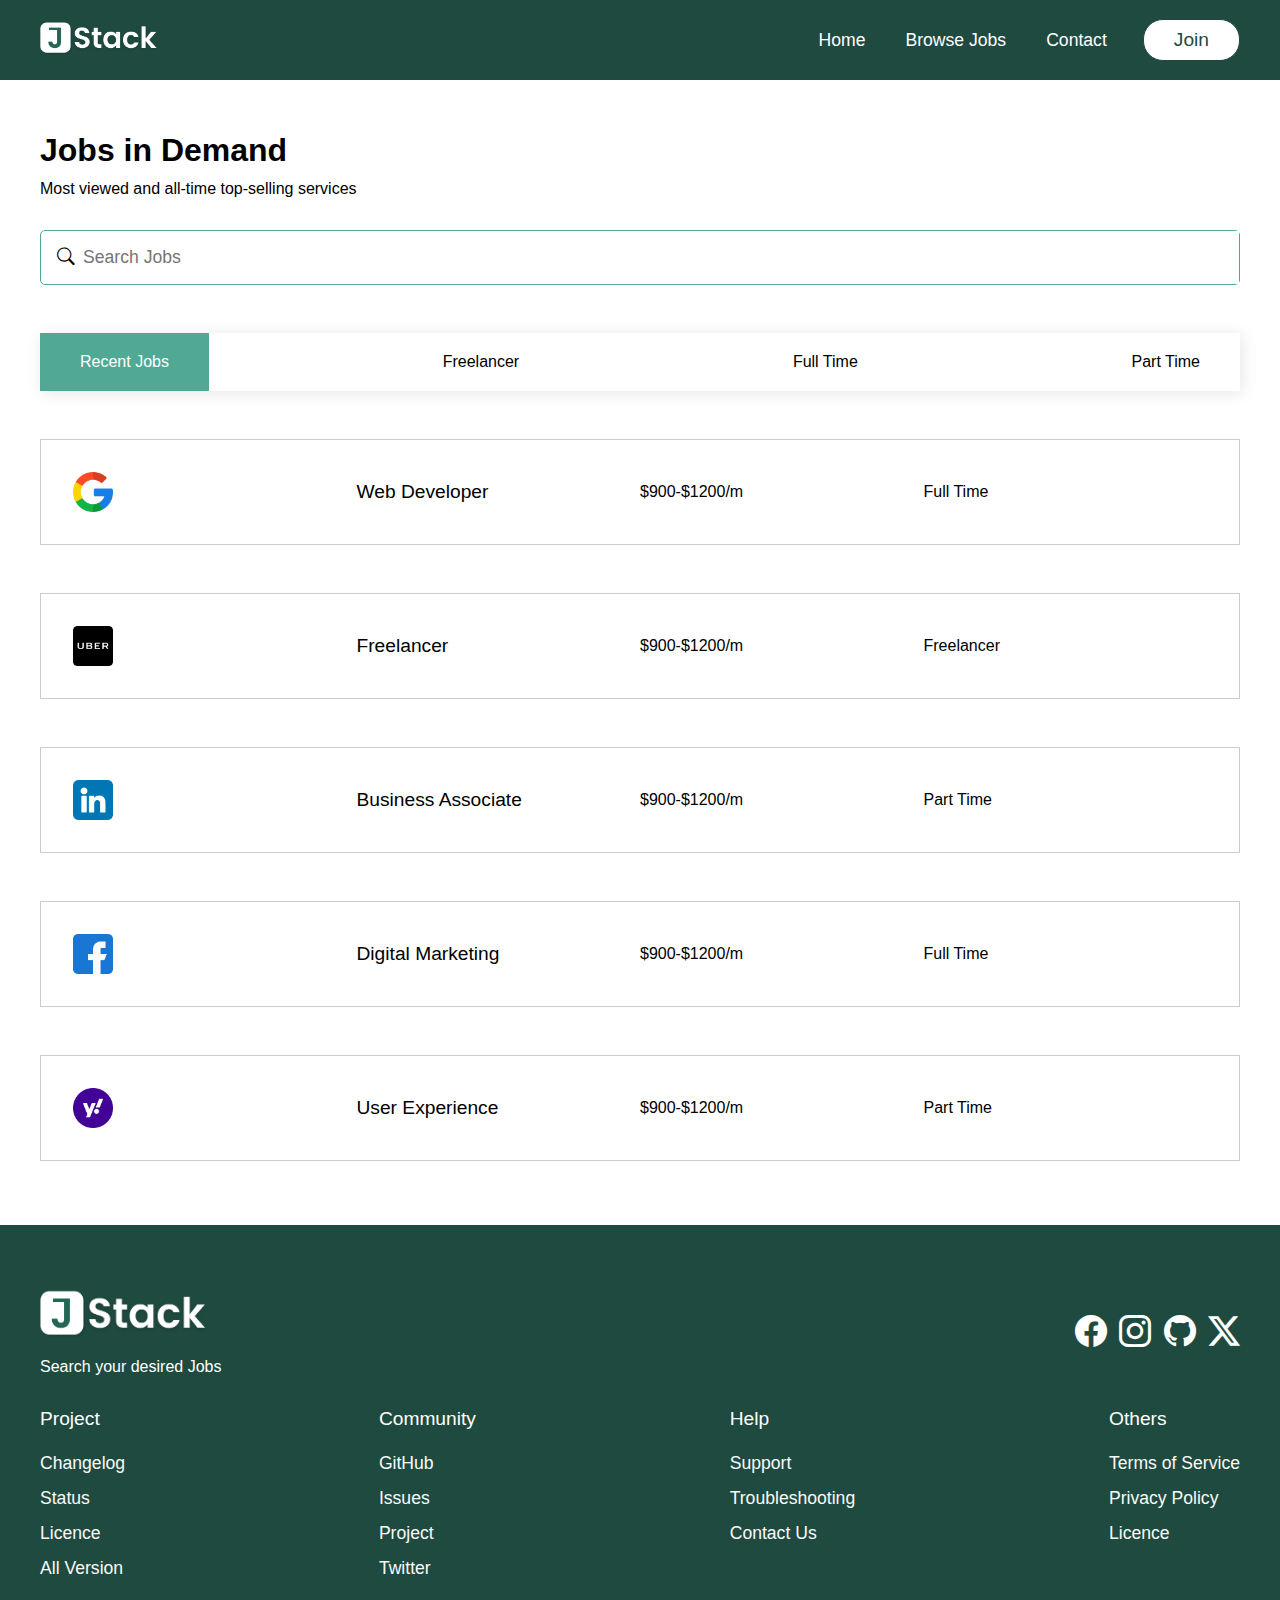
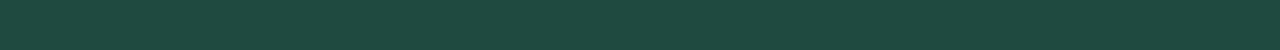
<file: index.html>
<!DOCTYPE html>
<html lang="en">
<head>
    <meta charset="UTF-8">
    <meta name="viewport" content="width=device-width, initial-scale=1.0">
    <title>Document</title>
    <link rel="stylesheet" href="https://cdn.jsdelivr.net/npm/bootstrap-icons@1.11.0/font/bootstrap-icons.css">
    <link rel="stylesheet" href="style.css">
</head>
<body>
    <header>
        <div id="navbar" class="obj-width">
            <a href="index.html"><img class="logo" src="Images/logo.png" alt=""></a>
            <ul id="menu">
                <li><a href="https://web6from100.netlify.app/">Home</a></li>
                <li><a href="">Browse Jobs</a></li>
                <li><a href="">Contact</a></li>
                <button id="w-btn" class="w-btn-mobile">Join</button>
            </ul>
            <i id="bar" class="bi bi-list"></i>
        </div>
    </header>

    <section class="job sec-space obj-width extra-space">
        <h2>Jobs in Demand</h2>
        <p>Most viewed and all-time top-selling services</p>

        <form>
            <i class="bi bi-search"></i>
            <input type="text" placeholder="Search Jobs" id="searchBar">
        </form>

        <ul class="job-id">
            <li data-target="all" class="active">Recent Jobs</li>
            <li data-target="freelancer">Freelancer</li>
            <li data-target="fullTime">Full Time</li>
            <li data-target="partTime">Part Time</li>
        </ul>

        <div class="job-container">
            <li data-item="fullTime" class="jList" onclick="window.location.href='job-details-google.html'">
                <img src="Images/google.png" alt="">
                <h3>Web Developer</h3>
                <p>$900-$1200/m</p>
                <span id="key">Full Time</span>
            </li>
            <li data-item="freelancer" class="jList" onclick="window.location.href='job-details-uber.html'">
                <img src="Images/uber.png" alt="">
                <h3>Freelancer</h3>
                <p>$900-$1200/m</p>
                <span id="key">Freelancer</span>
            </li>
            <li data-item="partTime" class="jList" onclick="window.location.href='job-details-linkedin.html'">
                <img src="Images/linkedin.png" alt="">
                <h3>Business Associate</h3>
                <p>$900-$1200/m</p>
                <span id="key">Part Time</span>
            </li>
            <li data-item="fullTime" class="jList" onclick="window.location.href='job-details-facebook.html'">
                <img src="Images/facebook.png" alt="">
                <h3>Digital Marketing</h3>
                <p>$900-$1200/m</p>
                <span id="key">Full Time</span>
            </li>
            <li data-item="partTime" class="jList" onclick="window.location.href='job-details-yahoo.html'">
                <img src="Images/yahoo.png" alt="">
                <h3>User Experience</h3>
                <p>$900-$1200/m</p>
                <span id="key">Part Time</span>
            </li>
        </div>
    </section>

    <footer class="footer">
        <div class="obj-width">
            <div class="top">
                <div>
                    <img class="logo" src="Images/logo.png" alt="">
                    <p>Search your desired Jobs</p>
                </div>
                <div>
                    <a href="https://www.instagram.com/aditya_goswami_7" target="_blank"><i
                            class="bi bi-facebook"></i></a>
                    <a href="https://www.instagram.com/aditya_goswami_7" target="_blank"><i
                            class="bi bi-instagram"></i></a>
                    <a href="https://github.com/AdityaGoswami098vs" target="_blank"><i class="bi bi-github"></i></a>
                    <a href="https://x.com/AdityaGosw98975" target="_blank"><i class="bi bi-twitter-x"></i></a>
                </div>
            </div>

            <div class="bottom">
                <div>
                    <h3>Project</h3>
                    <a href="#">Changelog</a>
                    <a href="#">Status</a>
                    <a href="#">Licence</a>
                    <a href="#">All Version</a>
                </div>
                <div>
                    <h3>Community</h3>
                    <a href="#">GitHub</a>
                    <a href="#">Issues</a>
                    <a href="#">Project</a>
                    <a href="#">Twitter</a>
                </div>
                <div>
                    <h3>Help</h3>
                    <a href="#">Support</a>
                    <a href="#">Troubleshooting</a>
                    <a href="#">Contact Us</a>
                </div>
                <div>
                    <h3>Others</h3>
                    <a href="#">Terms of Service</a>
                    <a href="#">Privacy Policy</a>
                    <a href="#">Licence</a>
                </div>
            </div>
        </div>
    </footer>

    <script src="script.js"></script>
</body>
</html>
</file>
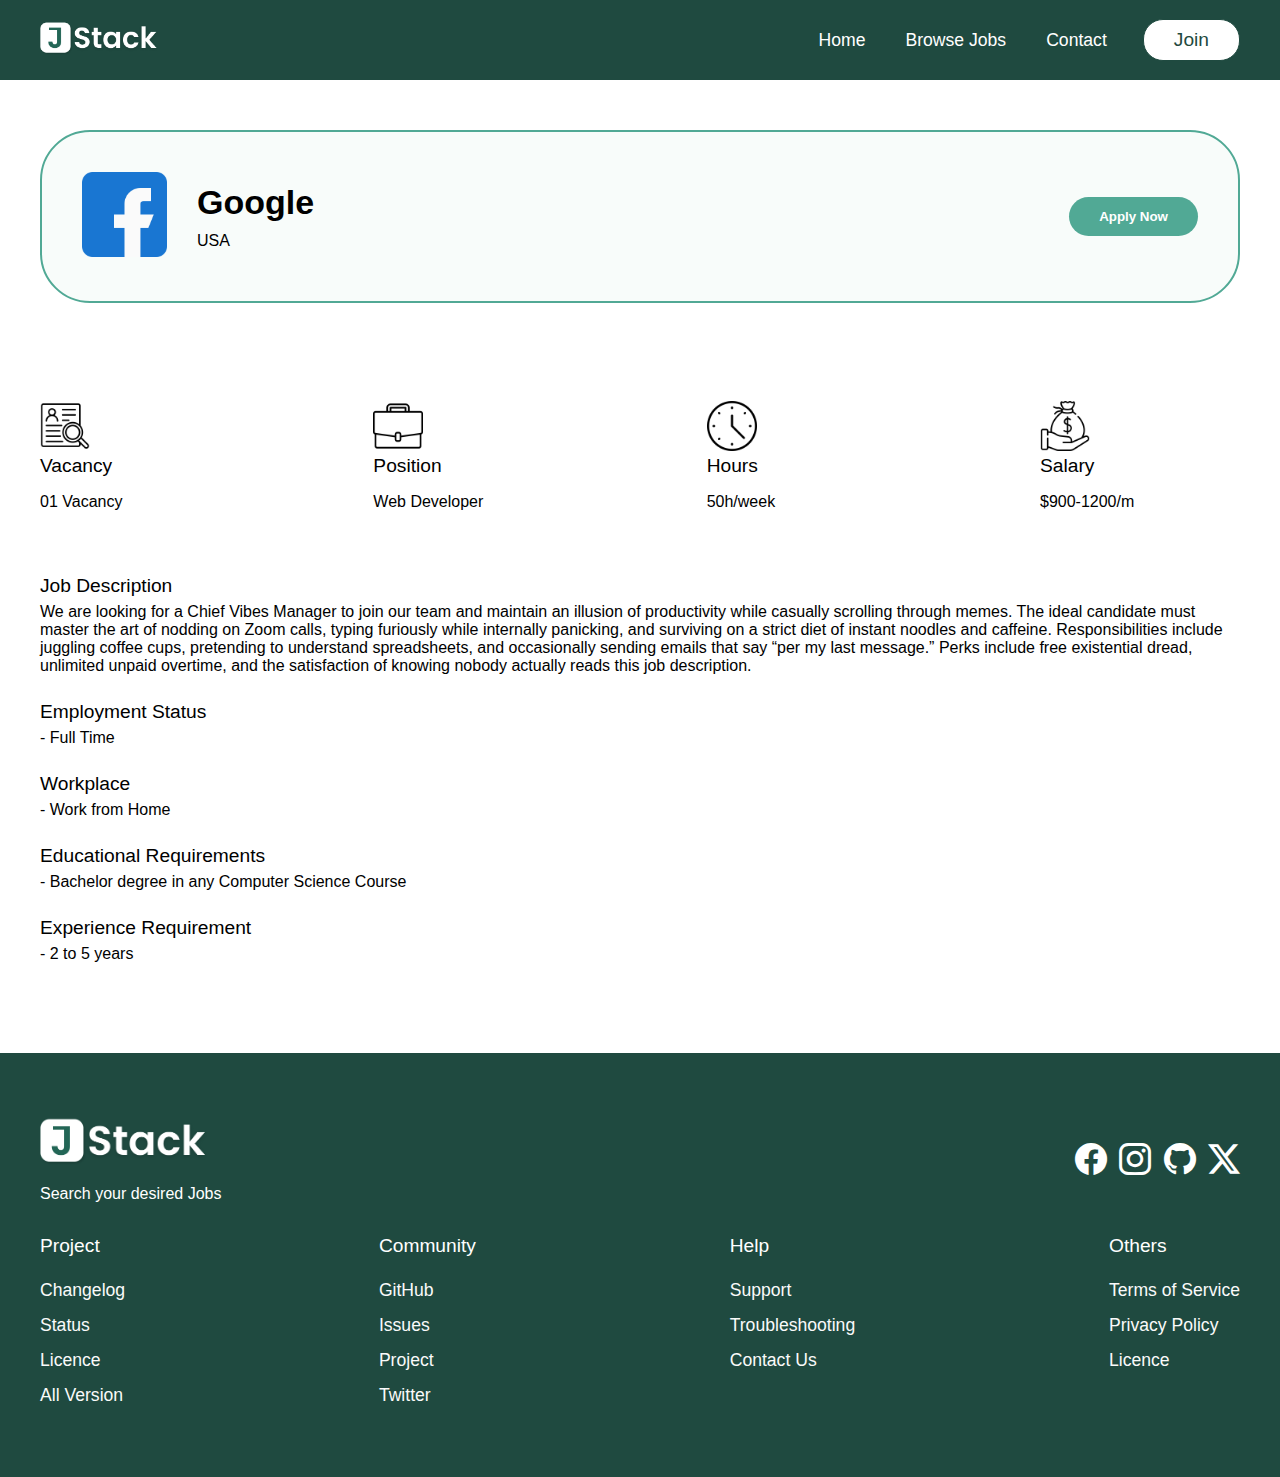
<file: job-details-facebook.html>
<!DOCTYPE html>
<html lang="en">
<head>
    <meta charset="UTF-8">
    <meta name="viewport" content="width=device-width, initial-scale=1.0">
    <title>Document</title>
    <link rel="stylesheet" href="https://cdn.jsdelivr.net/npm/bootstrap-icons@1.11.0/font/bootstrap-icons.css">
    <link rel="stylesheet" href="style.css">
</head>
<body>
    <header>
        <div id="navbar" class="obj-width">
            <a href="index.html"><img class="logo" src="Images/logo.png" alt=""></a>
            <ul id="menu">
                <li><a href="web6from100.netlify.app">Home</a></li>
                <li><a href="">Browse Jobs</a></li>
                <li><a href="">Contact</a></li>
                <button id="w-btn" class="w-btn-mobile">Join</button>
            </ul>
            <i id="bar" class="bi bi-list"></i>
        </div>
    </header>

    <section class="obj-width job-detail">
        <div class="left">
            <div class="logo">
                <img src="Images/facebook.png" alt="" width="85px">
            </div>
            <div class="logo-detail">
                <h1>Google</h1>
                <span>USA</span>
            </div>
        </div>
        <div class="right">
            <button id="g-btn">Apply Now</button>
        </div>
    </section>

    <section class="features obj-width">
        <div class="fe-box">
            <div>
                <img src="Images/vacancy.png" alt="">
                <h3>Vacancy</h3>
                <p>01 Vacancy</p>
            </div>
            <div>
                <img src="Images/fe 1.png" alt="">
                <h3>Position </h3>
                <p>Web Developer</p>
            </div>
            <div>
                <img src="Images/hour.png" alt="">
                <h3>Hours</h3>
                <p>50h/week</p>
            </div>
            <div>
                <img src="Images/salary.png" alt="">
                <h3>Salary</h3>
                <p>$900-1200/m</p>
            </div>
        </div>

        <div class="job-description sec-space">
            <h3>Job Description</h3>
            <p>We are looking for a Chief Vibes Manager to join our team and maintain an illusion of productivity while casually scrolling through memes. The ideal candidate must master the art of nodding on Zoom calls, typing furiously while internally panicking, and surviving on a strict diet of instant noodles and caffeine. Responsibilities include juggling coffee cups, pretending to understand spreadsheets, and occasionally sending emails that say “per my last message.” Perks include free existential dread, unlimited unpaid overtime, and the satisfaction of knowing nobody actually reads this job description.</p>

            <h3>Employment Status</h3>
            <p>- Full Time</p>

            <h3>Workplace</h3>
            <p>- Work from Home</p>

            <h3>Educational Requirements</h3>
            <p>- Bachelor degree in any Computer Science Course</p>

            <h3>Experience Requirement</h3>
            <p>- 2 to 5 years</p>
        </div>
    </section>

    <footer class="footer">
        <div class="obj-width">
            <div class="top">
                <div>
                    <img class="logo" src="Images/logo.png" alt="">
                    <p>Search your desired Jobs</p>
                </div>
                <div>
                    <a href="https://www.instagram.com/aditya_goswami_7" target="_blank"><i
                            class="bi bi-facebook"></i></a>
                    <a href="https://www.instagram.com/aditya_goswami_7" target="_blank"><i
                            class="bi bi-instagram"></i></a>
                    <a href="https://github.com/AdityaGoswami098vs" target="_blank"><i class="bi bi-github"></i></a>
                    <a href="https://x.com/AdityaGosw98975" target="_blank"><i class="bi bi-twitter-x"></i></a>
                </div>
            </div>

            <div class="bottom">
                <div>
                    <h3>Project</h3>
                    <a href="#">Changelog</a>
                    <a href="#">Status</a>
                    <a href="#">Licence</a>
                    <a href="#">All Version</a>
                </div>
                <div>
                    <h3>Community</h3>
                    <a href="#">GitHub</a>
                    <a href="#">Issues</a>
                    <a href="#">Project</a>
                    <a href="#">Twitter</a>
                </div>
                <div>
                    <h3>Help</h3>
                    <a href="#">Support</a>
                    <a href="#">Troubleshooting</a>
                    <a href="#">Contact Us</a>
                </div>
                <div>
                    <h3>Others</h3>
                    <a href="#">Terms of Service</a>
                    <a href="#">Privacy Policy</a>
                    <a href="#">Licence</a>
                </div>
            </div>
        </div>
    </footer>

    <script src="script.js"></script>
</body>
</html>
</file>
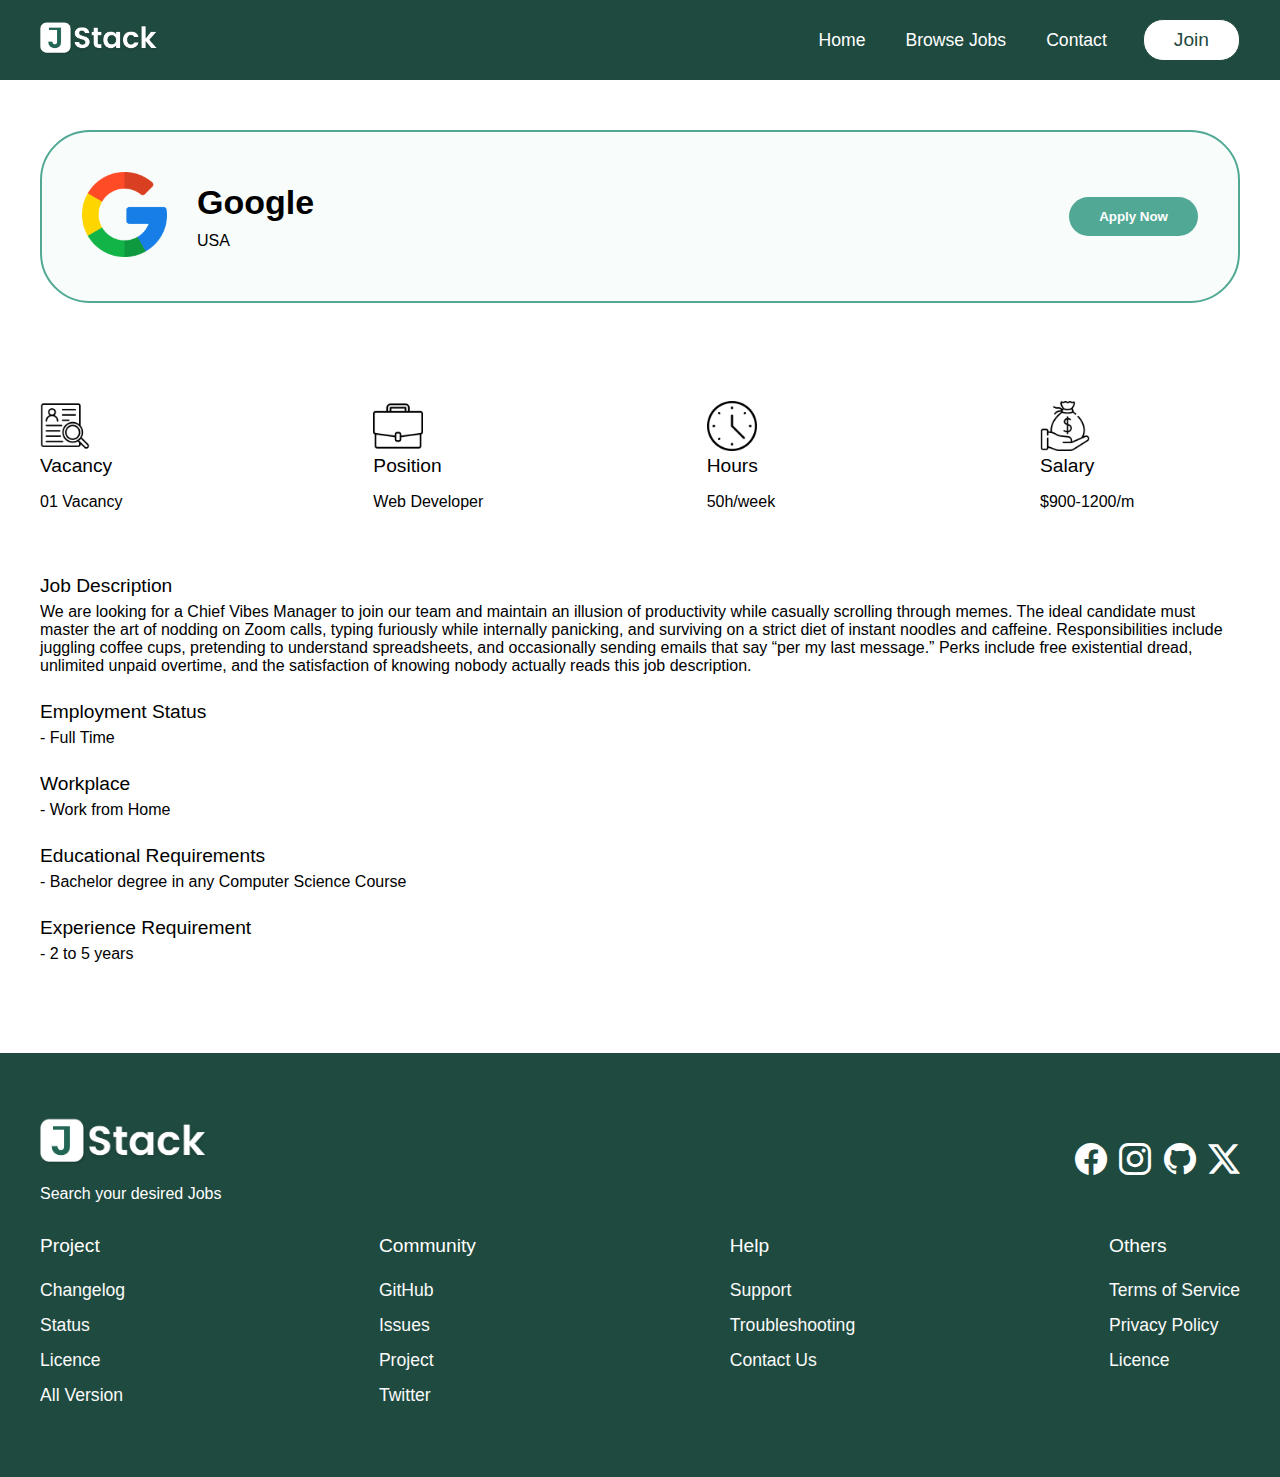
<file: job-details-google.html>
<!DOCTYPE html>
<html lang="en">
<head>
    <meta charset="UTF-8">
    <meta name="viewport" content="width=device-width, initial-scale=1.0">
    <title>Document</title>
    <link rel="stylesheet" href="https://cdn.jsdelivr.net/npm/bootstrap-icons@1.11.0/font/bootstrap-icons.css">
    <link rel="stylesheet" href="style.css">
</head>
<body>
    <header>
        <div id="navbar" class="obj-width">
            <a href="index.html"><img class="logo" src="Images/logo.png" alt=""></a>
            <ul id="menu">
                <li><a href="web6from100.netlify.app">Home</a></li>
                <li><a href="">Browse Jobs</a></li>
                <li><a href="">Contact</a></li>
                <button id="w-btn" class="w-btn-mobile">Join</button>
            </ul>
            <i id="bar" class="bi bi-list"></i>
        </div>
    </header>

    <section class="obj-width job-detail">
        <div class="left">
            <div class="logo">
                <img src="Images/google.png" alt="" width="85px">
            </div>
            <div class="logo-detail">
                <h1>Google</h1>
                <span>USA</span>
            </div>
        </div>
        <div class="right">
            <button id="g-btn">Apply Now</button>
        </div>
    </section>

    <section class="features obj-width">
        <div class="fe-box">
            <div>
                <img src="Images/vacancy.png" alt="">
                <h3>Vacancy</h3>
                <p>01 Vacancy</p>
            </div>
            <div>
                <img src="Images/fe 1.png" alt="">
                <h3>Position </h3>
                <p>Web Developer</p>
            </div>
            <div>
                <img src="Images/hour.png" alt="">
                <h3>Hours</h3>
                <p>50h/week</p>
            </div>
            <div>
                <img src="Images/salary.png" alt="">
                <h3>Salary</h3>
                <p>$900-1200/m</p>
            </div>
        </div>

        <div class="job-description sec-space">
            <h3>Job Description</h3>
            <p>We are looking for a Chief Vibes Manager to join our team and maintain an illusion of productivity while casually scrolling through memes. The ideal candidate must master the art of nodding on Zoom calls, typing furiously while internally panicking, and surviving on a strict diet of instant noodles and caffeine. Responsibilities include juggling coffee cups, pretending to understand spreadsheets, and occasionally sending emails that say “per my last message.” Perks include free existential dread, unlimited unpaid overtime, and the satisfaction of knowing nobody actually reads this job description.</p>

            <h3>Employment Status</h3>
            <p>- Full Time</p>

            <h3>Workplace</h3>
            <p>- Work from Home</p>

            <h3>Educational Requirements</h3>
            <p>- Bachelor degree in any Computer Science Course</p>

            <h3>Experience Requirement</h3>
            <p>- 2 to 5 years</p>
        </div>
    </section>

    <footer class="footer">
        <div class="obj-width">
            <div class="top">
                <div>
                    <img class="logo" src="Images/logo.png" alt="">
                    <p>Search your desired Jobs</p>
                </div>
                <div>
                    <a href="https://www.instagram.com/aditya_goswami_7" target="_blank"><i
                            class="bi bi-facebook"></i></a>
                    <a href="https://www.instagram.com/aditya_goswami_7" target="_blank"><i
                            class="bi bi-instagram"></i></a>
                    <a href="https://github.com/AdityaGoswami098vs" target="_blank"><i class="bi bi-github"></i></a>
                    <a href="https://x.com/AdityaGosw98975" target="_blank"><i class="bi bi-twitter-x"></i></a>
                </div>
            </div>

            <div class="bottom">
                <div>
                    <h3>Project</h3>
                    <a href="#">Changelog</a>
                    <a href="#">Status</a>
                    <a href="#">Licence</a>
                    <a href="#">All Version</a>
                </div>
                <div>
                    <h3>Community</h3>
                    <a href="#">GitHub</a>
                    <a href="#">Issues</a>
                    <a href="#">Project</a>
                    <a href="#">Twitter</a>
                </div>
                <div>
                    <h3>Help</h3>
                    <a href="#">Support</a>
                    <a href="#">Troubleshooting</a>
                    <a href="#">Contact Us</a>
                </div>
                <div>
                    <h3>Others</h3>
                    <a href="#">Terms of Service</a>
                    <a href="#">Privacy Policy</a>
                    <a href="#">Licence</a>
                </div>
            </div>
        </div>
    </footer>

    <script src="script.js"></script>
</body>
</html>
</file>
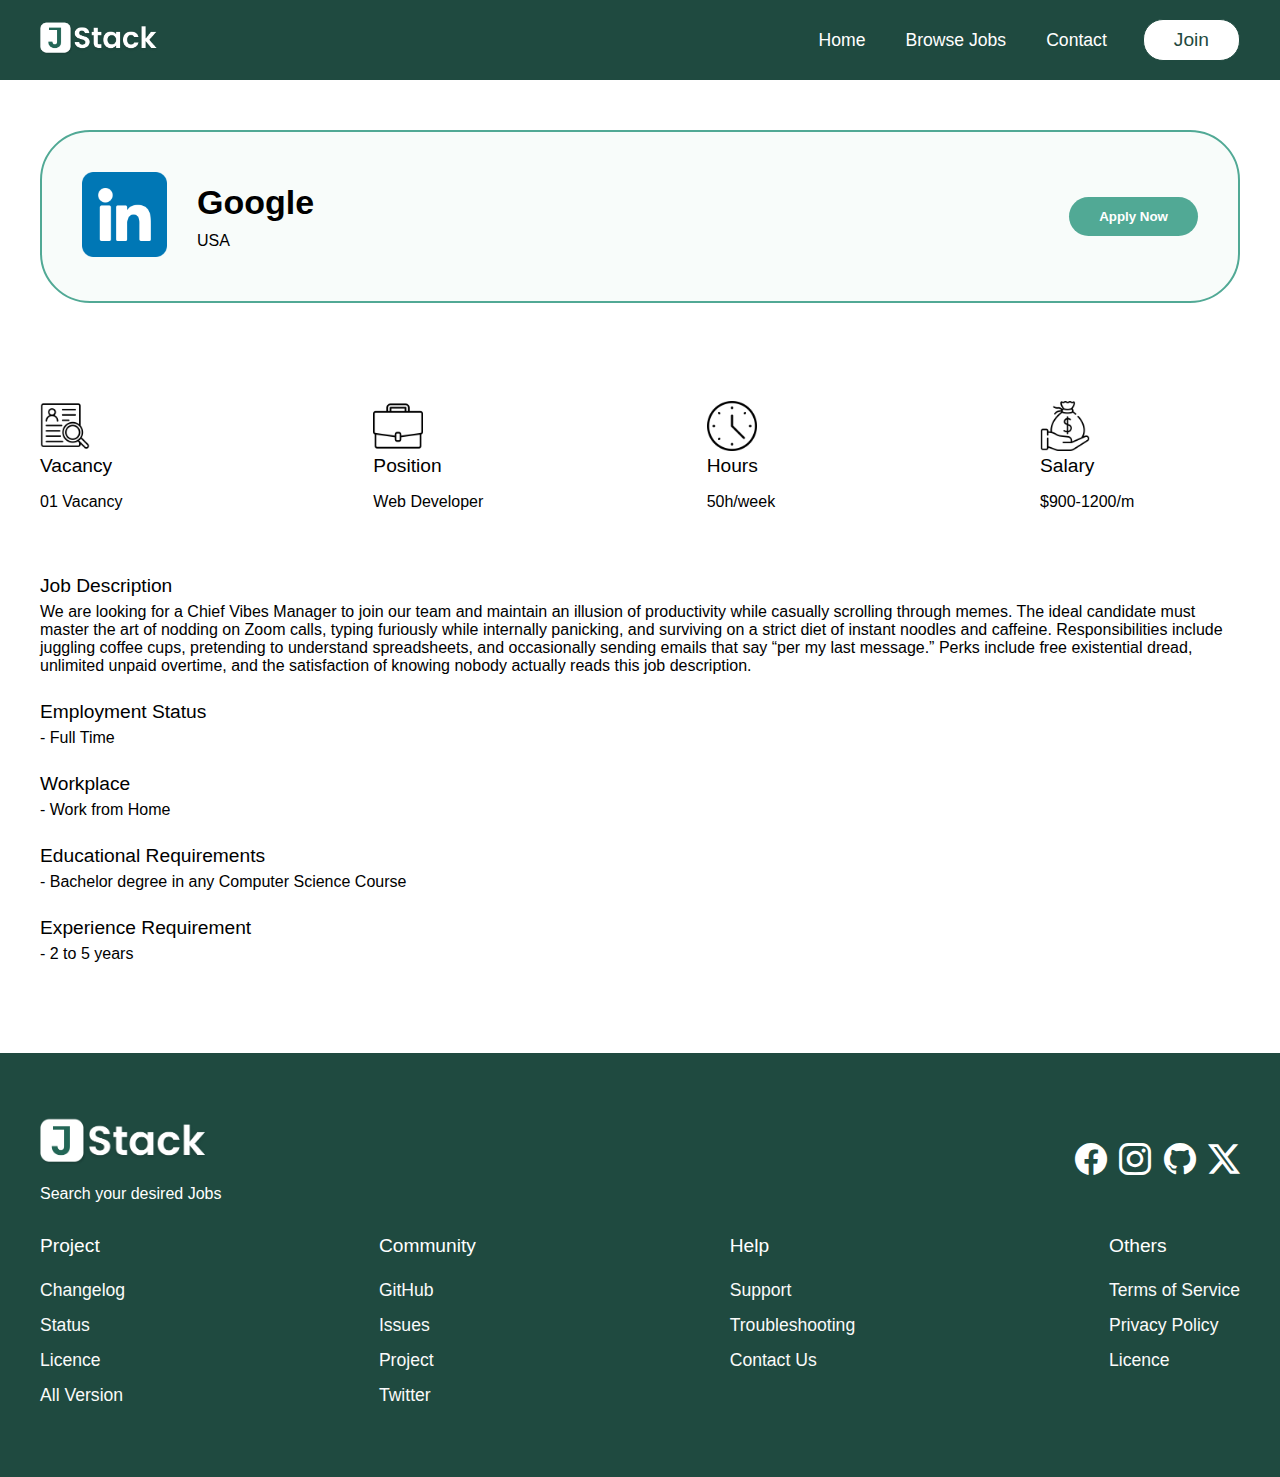
<file: job-details-linkedin.html>
<!DOCTYPE html>
<html lang="en">
<head>
    <meta charset="UTF-8">
    <meta name="viewport" content="width=device-width, initial-scale=1.0">
    <title>Document</title>
    <link rel="stylesheet" href="https://cdn.jsdelivr.net/npm/bootstrap-icons@1.11.0/font/bootstrap-icons.css">
    <link rel="stylesheet" href="style.css">
</head>
<body>
    <header>
        <div id="navbar" class="obj-width">
            <a href="index.html"><img class="logo" src="Images/logo.png" alt=""></a>
            <ul id="menu">
                <li><a href="web6from100.netlify.app">Home</a></li>
                <li><a href="">Browse Jobs</a></li>
                <li><a href="">Contact</a></li>
                <button id="w-btn" class="w-btn-mobile">Join</button>
            </ul>
            <i id="bar" class="bi bi-list"></i>
        </div>
    </header>

    <section class="obj-width job-detail">
        <div class="left">
            <div class="logo">
                <img src="Images/linkedin.png" alt="" width="85px">
            </div>
            <div class="logo-detail">
                <h1>Google</h1>
                <span>USA</span>
            </div>
        </div>
        <div class="right">
            <button id="g-btn">Apply Now</button>
        </div>
    </section>

    <section class="features obj-width">
        <div class="fe-box">
            <div>
                <img src="Images/vacancy.png" alt="">
                <h3>Vacancy</h3>
                <p>01 Vacancy</p>
            </div>
            <div>
                <img src="Images/fe 1.png" alt="">
                <h3>Position </h3>
                <p>Web Developer</p>
            </div>
            <div>
                <img src="Images/hour.png" alt="">
                <h3>Hours</h3>
                <p>50h/week</p>
            </div>
            <div>
                <img src="Images/salary.png" alt="">
                <h3>Salary</h3>
                <p>$900-1200/m</p>
            </div>
        </div>

        <div class="job-description sec-space">
            <h3>Job Description</h3>
            <p>We are looking for a Chief Vibes Manager to join our team and maintain an illusion of productivity while casually scrolling through memes. The ideal candidate must master the art of nodding on Zoom calls, typing furiously while internally panicking, and surviving on a strict diet of instant noodles and caffeine. Responsibilities include juggling coffee cups, pretending to understand spreadsheets, and occasionally sending emails that say “per my last message.” Perks include free existential dread, unlimited unpaid overtime, and the satisfaction of knowing nobody actually reads this job description.</p>

            <h3>Employment Status</h3>
            <p>- Full Time</p>

            <h3>Workplace</h3>
            <p>- Work from Home</p>

            <h3>Educational Requirements</h3>
            <p>- Bachelor degree in any Computer Science Course</p>

            <h3>Experience Requirement</h3>
            <p>- 2 to 5 years</p>
        </div>
    </section>

    <footer class="footer">
        <div class="obj-width">
            <div class="top">
                <div>
                    <img class="logo" src="Images/logo.png" alt="">
                    <p>Search your desired Jobs</p>
                </div>
                <div>
                    <a href="https://www.instagram.com/aditya_goswami_7" target="_blank"><i
                            class="bi bi-facebook"></i></a>
                    <a href="https://www.instagram.com/aditya_goswami_7" target="_blank"><i
                            class="bi bi-instagram"></i></a>
                    <a href="https://github.com/AdityaGoswami098vs" target="_blank"><i class="bi bi-github"></i></a>
                    <a href="https://x.com/AdityaGosw98975" target="_blank"><i class="bi bi-twitter-x"></i></a>
                </div>
            </div>

            <div class="bottom">
                <div>
                    <h3>Project</h3>
                    <a href="#">Changelog</a>
                    <a href="#">Status</a>
                    <a href="#">Licence</a>
                    <a href="#">All Version</a>
                </div>
                <div>
                    <h3>Community</h3>
                    <a href="#">GitHub</a>
                    <a href="#">Issues</a>
                    <a href="#">Project</a>
                    <a href="#">Twitter</a>
                </div>
                <div>
                    <h3>Help</h3>
                    <a href="#">Support</a>
                    <a href="#">Troubleshooting</a>
                    <a href="#">Contact Us</a>
                </div>
                <div>
                    <h3>Others</h3>
                    <a href="#">Terms of Service</a>
                    <a href="#">Privacy Policy</a>
                    <a href="#">Licence</a>
                </div>
            </div>
        </div>
    </footer>

    <script src="script.js"></script>
</body>
</html>
</file>
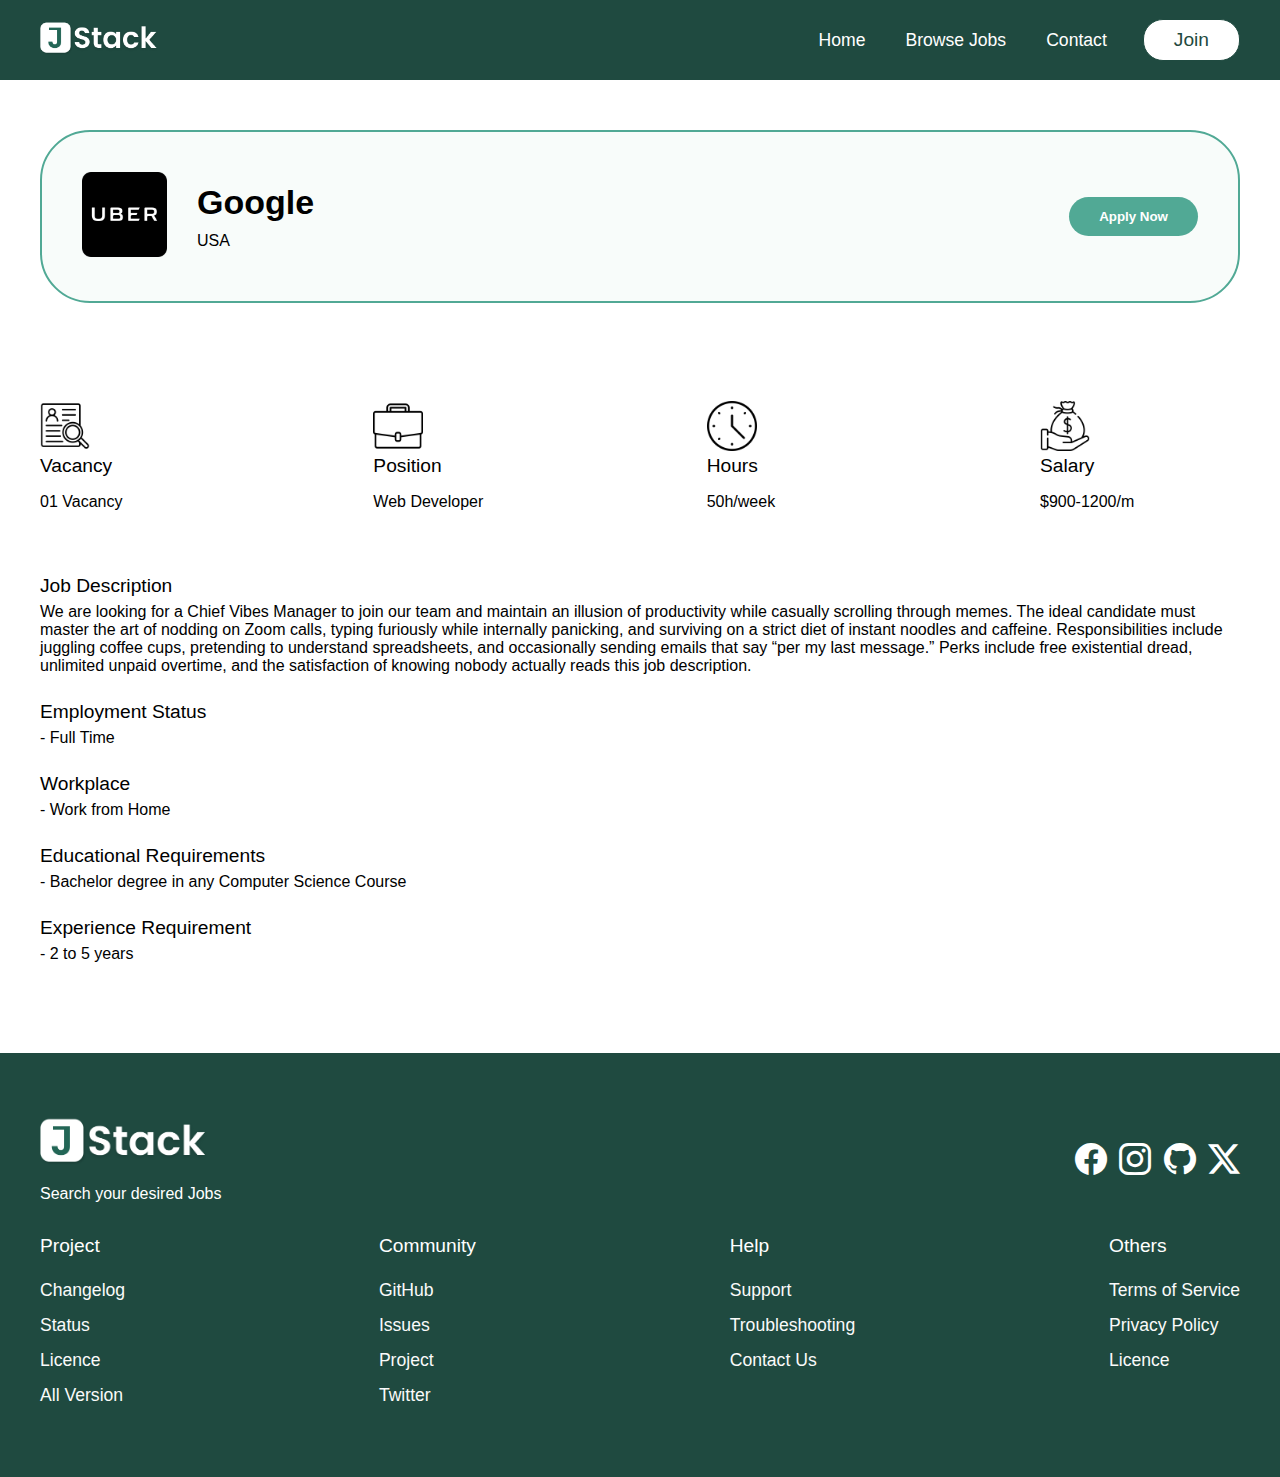
<file: job-details-uber.html>
<!DOCTYPE html>
<html lang="en">
<head>
    <meta charset="UTF-8">
    <meta name="viewport" content="width=device-width, initial-scale=1.0">
    <title>Document</title>
    <link rel="stylesheet" href="https://cdn.jsdelivr.net/npm/bootstrap-icons@1.11.0/font/bootstrap-icons.css">
    <link rel="stylesheet" href="style.css">
</head>
<body>
    <header>
        <div id="navbar" class="obj-width">
            <a href="index.html"><img class="logo" src="Images/logo.png" alt=""></a>
            <ul id="menu">
                <li><a href="web6from100.netlify.app">Home</a></li>
                <li><a href="">Browse Jobs</a></li>
                <li><a href="">Contact</a></li>
                <button id="w-btn" class="w-btn-mobile">Join</button>
            </ul>
            <i id="bar" class="bi bi-list"></i>
        </div>
    </header>

    <section class="obj-width job-detail">
        <div class="left">
            <div class="logo">
                <img src="Images/uber.png" alt="" width="85px">
            </div>
            <div class="logo-detail">
                <h1>Google</h1>
                <span>USA</span>
            </div>
        </div>
        <div class="right">
            <button id="g-btn">Apply Now</button>
        </div>
    </section>

    <section class="features obj-width">
        <div class="fe-box">
            <div>
                <img src="Images/vacancy.png" alt="">
                <h3>Vacancy</h3>
                <p>01 Vacancy</p>
            </div>
            <div>
                <img src="Images/fe 1.png" alt="">
                <h3>Position </h3>
                <p>Web Developer</p>
            </div>
            <div>
                <img src="Images/hour.png" alt="">
                <h3>Hours</h3>
                <p>50h/week</p>
            </div>
            <div>
                <img src="Images/salary.png" alt="">
                <h3>Salary</h3>
                <p>$900-1200/m</p>
            </div>
        </div>

        <div class="job-description sec-space">
            <h3>Job Description</h3>
            <p>We are looking for a Chief Vibes Manager to join our team and maintain an illusion of productivity while casually scrolling through memes. The ideal candidate must master the art of nodding on Zoom calls, typing furiously while internally panicking, and surviving on a strict diet of instant noodles and caffeine. Responsibilities include juggling coffee cups, pretending to understand spreadsheets, and occasionally sending emails that say “per my last message.” Perks include free existential dread, unlimited unpaid overtime, and the satisfaction of knowing nobody actually reads this job description.</p>

            <h3>Employment Status</h3>
            <p>- Full Time</p>

            <h3>Workplace</h3>
            <p>- Work from Home</p>

            <h3>Educational Requirements</h3>
            <p>- Bachelor degree in any Computer Science Course</p>

            <h3>Experience Requirement</h3>
            <p>- 2 to 5 years</p>
        </div>
    </section>

    <footer class="footer">
        <div class="obj-width">
            <div class="top">
                <div>
                    <img class="logo" src="Images/logo.png" alt="">
                    <p>Search your desired Jobs</p>
                </div>
                <div>
                    <a href="https://www.instagram.com/aditya_goswami_7" target="_blank"><i
                            class="bi bi-facebook"></i></a>
                    <a href="https://www.instagram.com/aditya_goswami_7" target="_blank"><i
                            class="bi bi-instagram"></i></a>
                    <a href="https://github.com/AdityaGoswami098vs" target="_blank"><i class="bi bi-github"></i></a>
                    <a href="https://x.com/AdityaGosw98975" target="_blank"><i class="bi bi-twitter-x"></i></a>
                </div>
            </div>

            <div class="bottom">
                <div>
                    <h3>Project</h3>
                    <a href="#">Changelog</a>
                    <a href="#">Status</a>
                    <a href="#">Licence</a>
                    <a href="#">All Version</a>
                </div>
                <div>
                    <h3>Community</h3>
                    <a href="#">GitHub</a>
                    <a href="#">Issues</a>
                    <a href="#">Project</a>
                    <a href="#">Twitter</a>
                </div>
                <div>
                    <h3>Help</h3>
                    <a href="#">Support</a>
                    <a href="#">Troubleshooting</a>
                    <a href="#">Contact Us</a>
                </div>
                <div>
                    <h3>Others</h3>
                    <a href="#">Terms of Service</a>
                    <a href="#">Privacy Policy</a>
                    <a href="#">Licence</a>
                </div>
            </div>
        </div>
    </footer>

    <script src="script.js"></script>
</body>
</html>
</file>
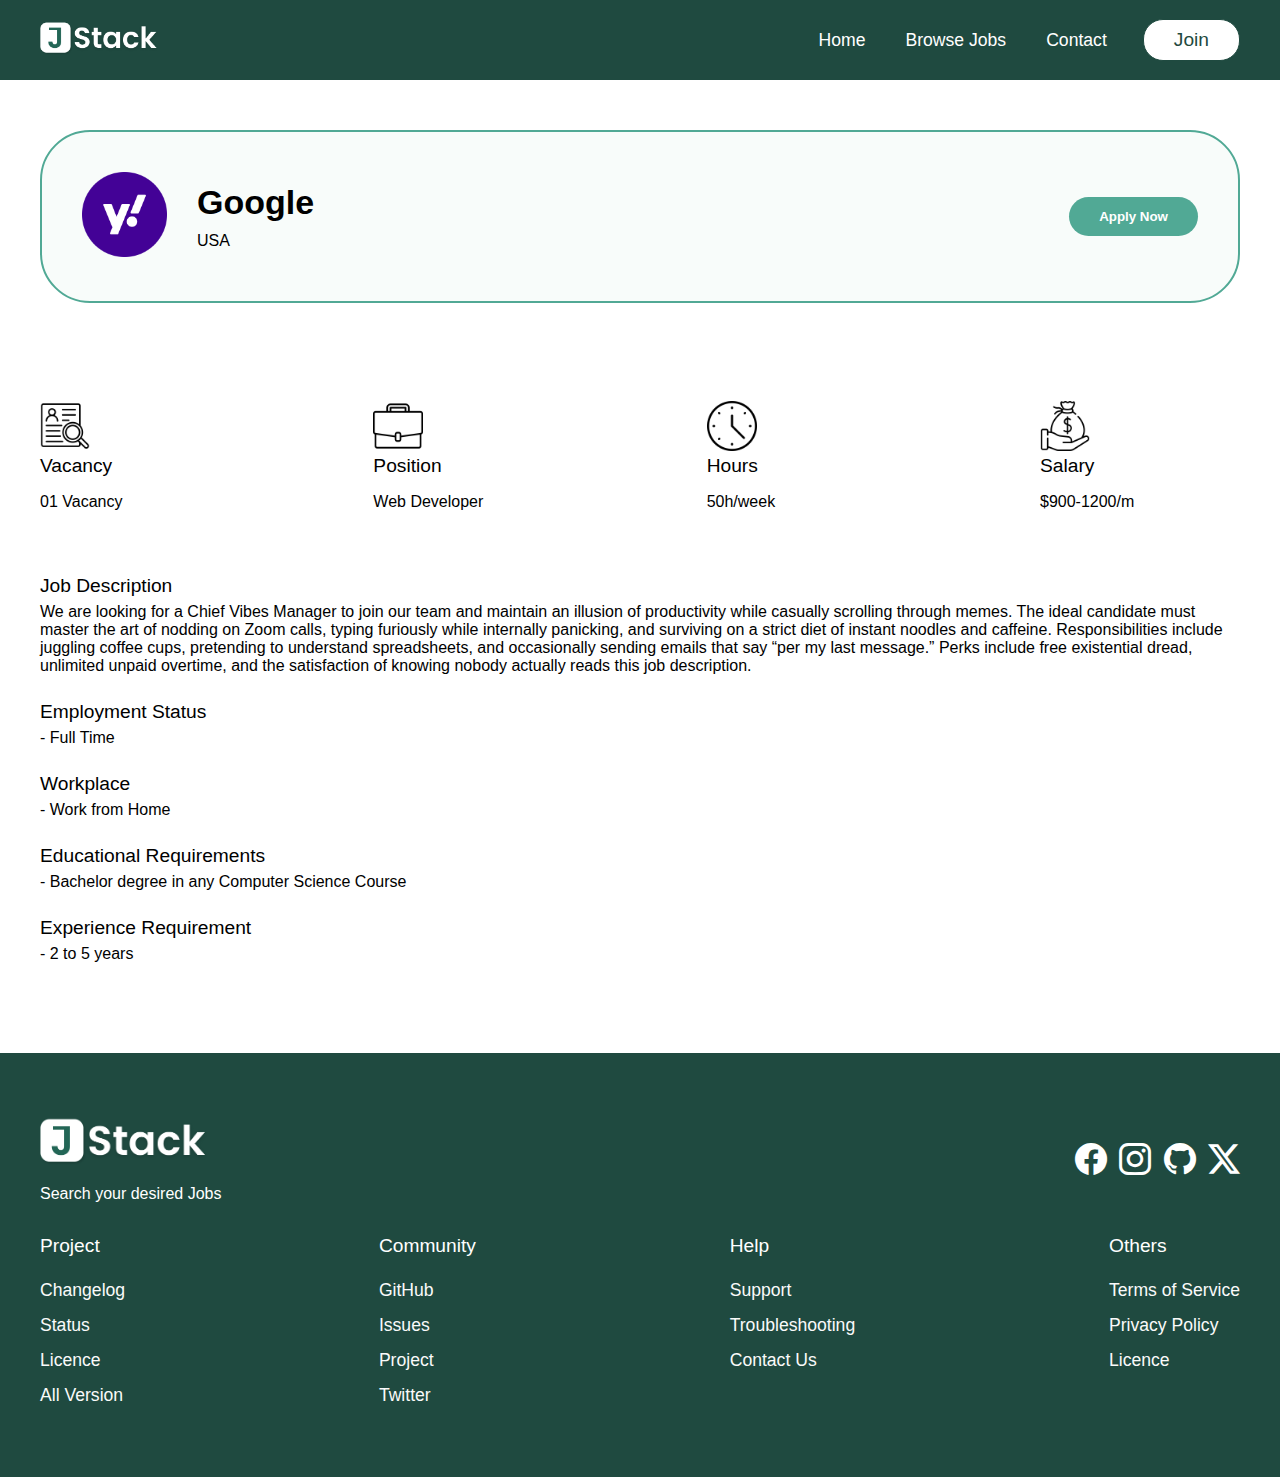
<file: job-details-yahoo.html>
<!DOCTYPE html>
<html lang="en">
<head>
    <meta charset="UTF-8">
    <meta name="viewport" content="width=device-width, initial-scale=1.0">
    <title>Document</title>
    <link rel="stylesheet" href="https://cdn.jsdelivr.net/npm/bootstrap-icons@1.11.0/font/bootstrap-icons.css">
    <link rel="stylesheet" href="style.css">
</head>
<body>
    <header>
        <div id="navbar" class="obj-width">
            <a href="index.html"><img class="logo" src="Images/logo.png" alt=""></a>
            <ul id="menu">
                <li><a href="web6from100.netlify.app">Home</a></li>
                <li><a href="">Browse Jobs</a></li>
                <li><a href="">Contact</a></li>
                <button id="w-btn" class="w-btn-mobile">Join</button>
            </ul>
            <i id="bar" class="bi bi-list"></i>
        </div>
    </header>

    <section class="obj-width job-detail">
        <div class="left">
            <div class="logo">
                <img src="Images/yahoo.png" alt="" width="85px">
            </div>
            <div class="logo-detail">
                <h1>Google</h1>
                <span>USA</span>
            </div>
        </div>
        <div class="right">
            <button id="g-btn">Apply Now</button>
        </div>
    </section>

    <section class="features obj-width">
        <div class="fe-box">
            <div>
                <img src="Images/vacancy.png" alt="">
                <h3>Vacancy</h3>
                <p>01 Vacancy</p>
            </div>
            <div>
                <img src="Images/fe 1.png" alt="">
                <h3>Position </h3>
                <p>Web Developer</p>
            </div>
            <div>
                <img src="Images/hour.png" alt="">
                <h3>Hours</h3>
                <p>50h/week</p>
            </div>
            <div>
                <img src="Images/salary.png" alt="">
                <h3>Salary</h3>
                <p>$900-1200/m</p>
            </div>
        </div>

        <div class="job-description sec-space">
            <h3>Job Description</h3>
            <p>We are looking for a Chief Vibes Manager to join our team and maintain an illusion of productivity while casually scrolling through memes. The ideal candidate must master the art of nodding on Zoom calls, typing furiously while internally panicking, and surviving on a strict diet of instant noodles and caffeine. Responsibilities include juggling coffee cups, pretending to understand spreadsheets, and occasionally sending emails that say “per my last message.” Perks include free existential dread, unlimited unpaid overtime, and the satisfaction of knowing nobody actually reads this job description.</p>

            <h3>Employment Status</h3>
            <p>- Full Time</p>

            <h3>Workplace</h3>
            <p>- Work from Home</p>

            <h3>Educational Requirements</h3>
            <p>- Bachelor degree in any Computer Science Course</p>

            <h3>Experience Requirement</h3>
            <p>- 2 to 5 years</p>
        </div>
    </section>

    <footer class="footer">
        <div class="obj-width">
            <div class="top">
                <div>
                    <img class="logo" src="Images/logo.png" alt="">
                    <p>Search your desired Jobs</p>
                </div>
                <div>
                    <a href="https://www.instagram.com/aditya_goswami_7" target="_blank"><i
                            class="bi bi-facebook"></i></a>
                    <a href="https://www.instagram.com/aditya_goswami_7" target="_blank"><i
                            class="bi bi-instagram"></i></a>
                    <a href="https://github.com/AdityaGoswami098vs" target="_blank"><i class="bi bi-github"></i></a>
                    <a href="https://x.com/AdityaGosw98975" target="_blank"><i class="bi bi-twitter-x"></i></a>
                </div>
            </div>

            <div class="bottom">
                <div>
                    <h3>Project</h3>
                    <a href="#">Changelog</a>
                    <a href="#">Status</a>
                    <a href="#">Licence</a>
                    <a href="#">All Version</a>
                </div>
                <div>
                    <h3>Community</h3>
                    <a href="#">GitHub</a>
                    <a href="#">Issues</a>
                    <a href="#">Project</a>
                    <a href="#">Twitter</a>
                </div>
                <div>
                    <h3>Help</h3>
                    <a href="#">Support</a>
                    <a href="#">Troubleshooting</a>
                    <a href="#">Contact Us</a>
                </div>
                <div>
                    <h3>Others</h3>
                    <a href="#">Terms of Service</a>
                    <a href="#">Privacy Policy</a>
                    <a href="#">Licence</a>
                </div>
            </div>
        </div>
    </footer>

    <script src="script.js"></script>
</body>
</html>
</file>
<file: style.css>
* {
    margin: 0;
    padding: 0;
    box-sizing: border-box;
}

body {
    position: relative;
    font-family: Arial, Helvetica, sans-serif;
    padding-top: 80px;
}

/* Global CSS */

h1 {
    font-size: 3rem;
    font-weight: 600;
}

h2 {
    font-size: 2rem;
    font-weight: 600;
    line-height: 60px;
}

h3 {
    font-size: 1.2rem;
    padding-bottom: 1rem;
    font-weight: 500;
}

#w-btn {
    margin-left: 36px;
    background-color: #fff;
    color: #1f4a40;
    padding: 9px 30px;
    border-radius: 20px;
    font-size: 1.2rem;
    font-weight: 500;
    box-shadow: none;
    border: 1px solid #1f4a40;
    transition: all 0.4s ease-out;
    cursor: pointer;
}

#w-btn:hover {
    border: 1px solid white;
    background-color: #1f4a40;
    color: #fff;
}

#g-btn {
    text-decoration: none;
    background-color: #51a995;
    color: #fff;
    padding: 12px 30px;
    border-radius: 20px;
    cursor: pointer;
    border: none;
}

.sec-space {
    padding: 4rem 0;
}

/* .extra-space {
    padding-top: 8rem;
} */

.obj-width {
    max-width: 1200px;
    margin: auto;
}

/* Navbar/Header */

header {
    background-color: #1f4a40;
    position: fixed;
    top: 0;
    right: 0;
    width: 100%;
    z-index: 999;

}

#navbar {
    display: flex;
    justify-content: space-between;
    align-items: center;
    height: 80px;
}

#navbar .logo {
    width: 120px;
}

#menu {
    display: flex;
    justify-content: flex-end;
    align-items: center;
    list-style: none;
}

#menu li a {
    color: #fff;
    text-decoration: none;
    margin-left: 40px;
    font-size: 1.1rem;
    font-weight: 500;
}

#bar {
    color: #fff;
    display: none;
}

/* Job-Selector */

.job{
    padding-top: 2.5rem;
}

.job .job-id {
    margin-top: 3rem;
    display: flex;
    justify-content: space-between;
    align-items: center;
    list-style: none;
    box-shadow: 2px 2px 15px rgba(0, 0, 0, 0.1);
}

.job .job-id li {
    padding: 20px 40px;
    cursor: pointer;
    color: #000;
}

.job .job-id li.active {
    background-color: #51a995;
    color: #fff;
}

.job .jList {
    margin-top: 3rem;
    display: grid;
    grid-template-columns: repeat(4, 1fr);
    /* grid-template-columns: 1fr 1fr 1fr 1fr; This and this(above) works the same */
    border: 1px solid #ccc;
    align-items: center;
    justify-items: start;
    cursor: pointer;
    color: #000;
    padding: 2rem 2rem;
}

.job .jList.delete {
    display: none;
}

.job .jList:hover {
    background-color: #ecf1ee;
}

.job .jList img {
    width: 40px;
}

.job .jList h3 {
    padding-bottom: 0;
}

/* Job-Detail */

.job-detail{
    display: flex;
    align-items: center;
    justify-content: space-between;
    flex-wrap: wrap;
    background-color: #f8fcfa;
    border: 2px solid #51a995;
    margin: 50px auto 50px auto;
    padding: 40px;
    border-radius: 50px;
}

.job-detail .left{
    display: flex;
    align-items: center;
    justify-content: flex-start;
    flex-wrap: wrap;
}

.job-detail .logo-detail{
    margin-left: 30px;
}

.job-detail .logo-detail h1{
    font-size: 34px;
    margin-bottom: 10px;
}

.job-detail .right button{
    font-weight: bold;
}

/* Footer */

footer {
    background-color: #1f4a40;
    color: #fff;
    padding: 4rem 0;
}

.top {
    display: flex;
    align-items: center;
    text-align: start;
    justify-content: space-between;
    flex-wrap: wrap;
}

.top .logo {
    width: 170px;
    margin-bottom: 1rem;
}

.top i {
    color: #fff;
    font-size: 2rem;
    margin-left: 0.5rem;
}

.bottom {
    padding-top: 2rem;
    text-align: start;
    display: flex;
    justify-content: space-between;
    flex-wrap: wrap;
}

.bottom div {
    display: flex;
    flex-direction: column;
}

.bottom a {
    text-decoration: none;
    color: #fafafa;
    line-height: 35px;
    font-size: 1.1rem;
}

.job form{
    width: 100%;
    border: 1px solid #51a995;
    border-radius: 5px;
    display: flex;
    justify-content: space-between;
    align-items: center;
    margin-top: 2rem;
}

.job form i{
    padding-left: 1rem;
    font-size: 1.1rem;
    font-weight: bold;
}

.job form input{
    width: 100%;
    border: none;
    outline: none;
    padding: 1rem 0.5rem;
    font-size: 1.1rem;
}

/* Feature Section */

.features .fe-box {
    display: flex;
    justify-content: space-between;
    align-items: center;
    flex-wrap: wrap;
}

.features .fe-box div {
    width: 200px;
}

.features .fe-box img {
    width: 50px;
    margin-top: 3rem;
}

.job-description p{
    padding-bottom: 1.6rem;
}

.job-description h3{
    padding-bottom: 0.4rem;
}

@media (max-width: 1200px) {
    .obj-width {
        width: 95%;
    }
}

@media screen and (max-width: 699px) {
    #menu {
        display: block;
        width: 280px;
        height: auto;
        position: absolute;
        top: 80px;
        right: -100%;
        padding: 30px 0;
        box-shadow: 0 2px 10px rgba(0, 0, 0, 0.2);
        border-radius: 30px;
        opacity: 0;
        transition: all 0.4s ease-out;
    }

    #menu.active {
        right: 10px;
        opacity: 1;
        background-color: #fff;
    }

    #menu li {
        padding: 1rem;
    }

    #menu li a {
        color: #1f4a40;
    }

    #bar {
        display: block;
        font-size: 1.7rem;
        cursor: pointer;
    }

    #w.btn {
        margin: 20px 0 0 50px;
        background-color: #1f4a40;
        color: #fff;
    }

    .job .job-id {
        position: relative;
        width: 100%;
        overflow-x: scroll;
        -ms-overflow-style: none;
        scrollbar-width: none;
    }

    .job .job-id li {
        padding: 20px 30px;
        text-wrap: nowrap;
    }

    .job-container {
        display: flex;
        justify-content: space-between;
        flex-wrap: wrap;
        margin-top: 2rem;
    }

    .job .jList {
        width: 48%;
        margin-top: 1rem;
        grid-template-columns: repeat(1, 1fr);
        /* grid-gap: 15px; */
        padding: 2.5rem 1rem;
        text-align: center;
        justify-items: center;
    }

    /* Footer */

    .top i {
        margin: 1rem 1rem 0 0;
    }

    .bottom div {
        width: 50%;
    }

    .bottom div:nth-child(-n+2) {
        margin-bottom: 50px;
    }
}
</file>
